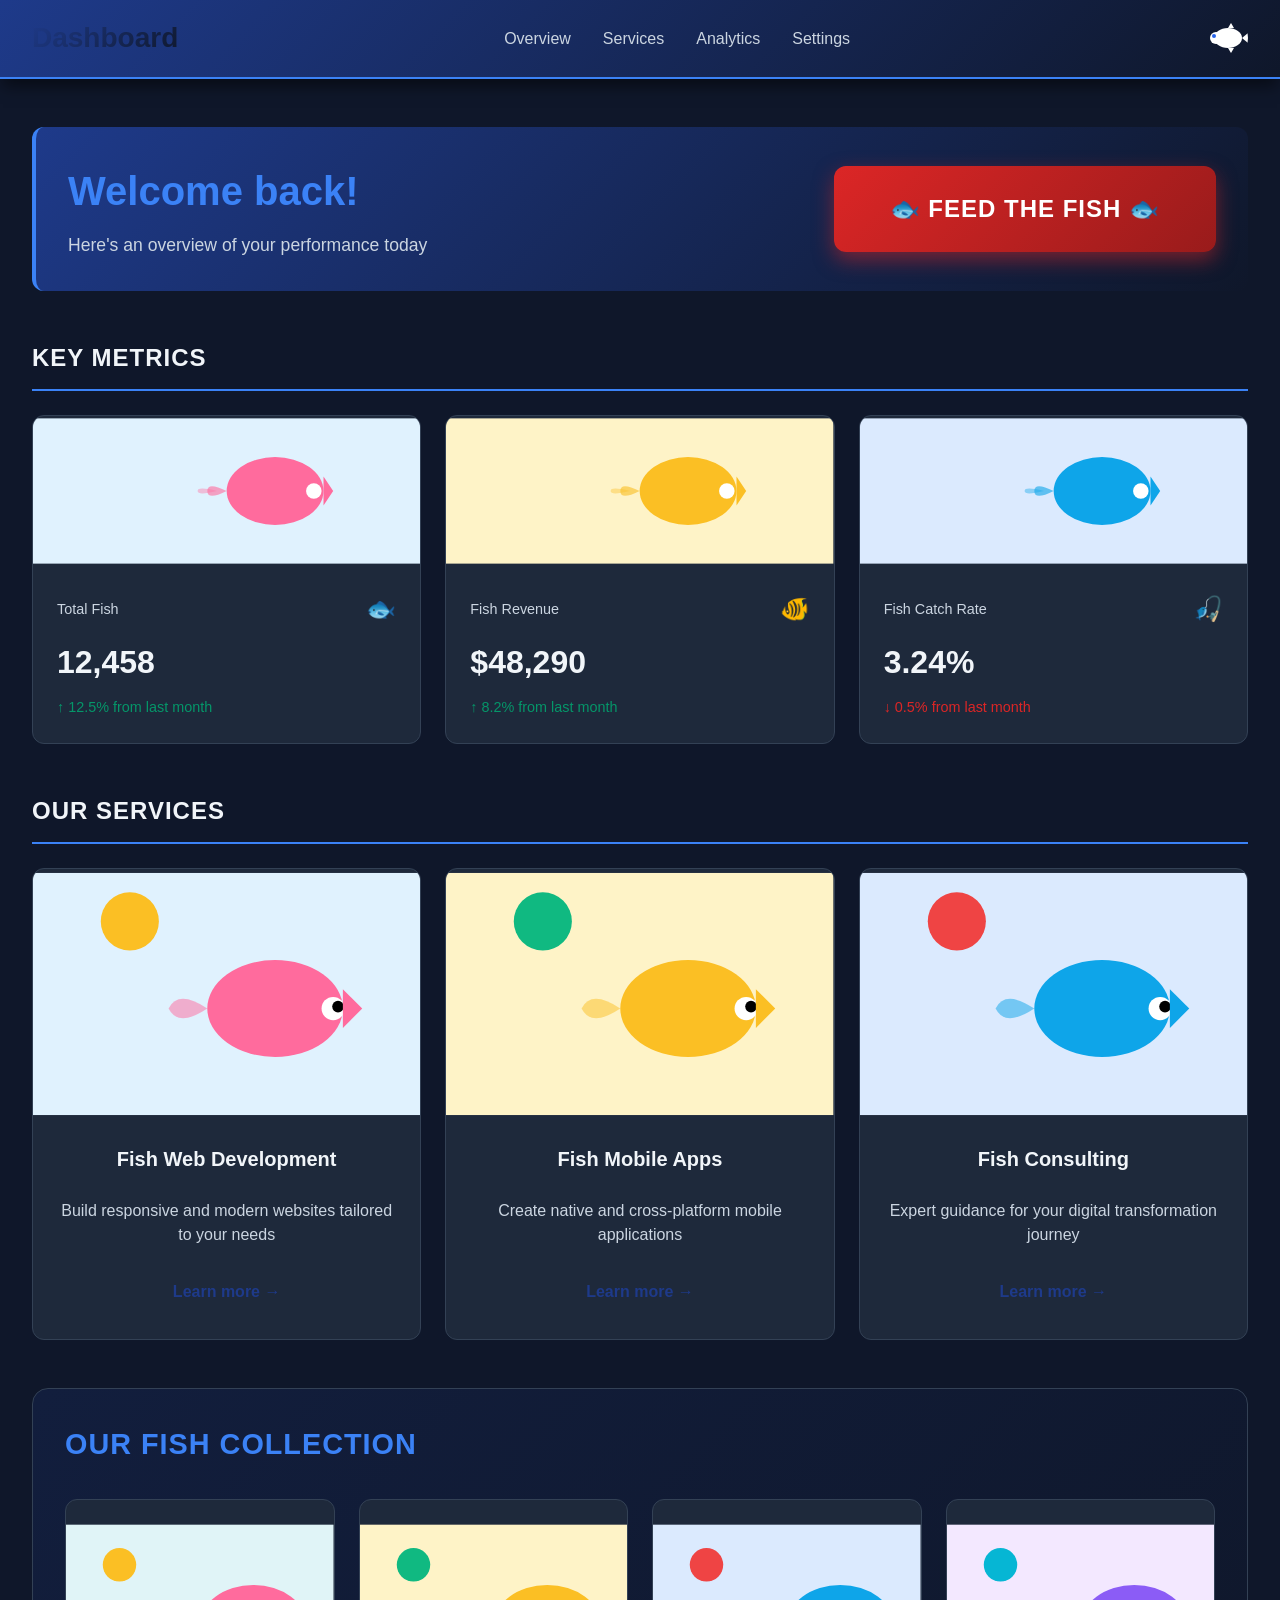
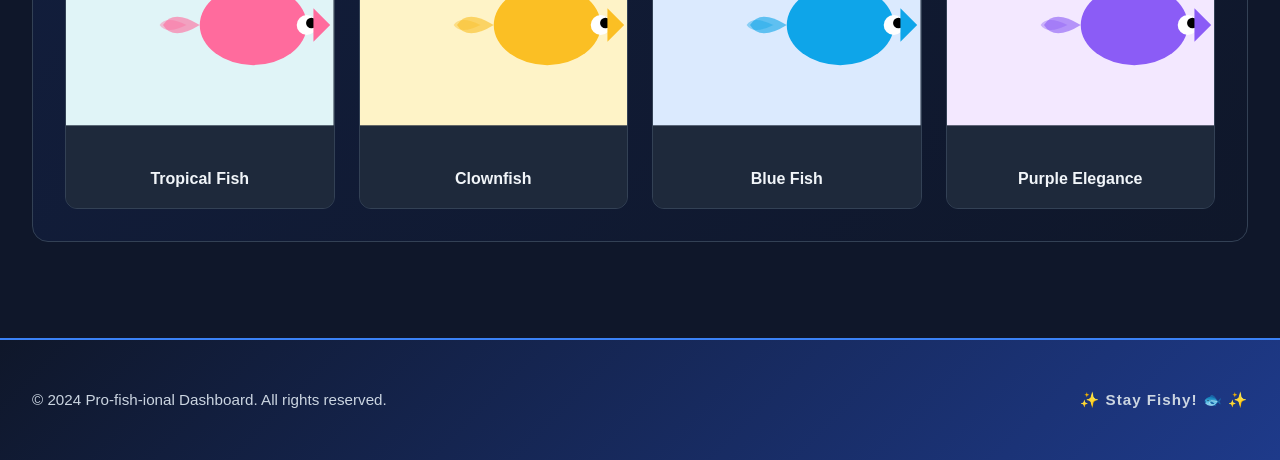
<file: index.html>
<!DOCTYPE html>
<html lang="en">
    <head>
        <meta charset="UTF-8">
        <meta name="viewport" content="width=device-width, initial-scale=1.0">
        <title>Professional Dashboard</title>
        <link rel="stylesheet" href="style.css">
    </head>
    <body>
        <!-- Header -->
        <header class="header">
            <div class="header-container">
                <div class="logo">
                    <h1>Dashboard</h1>
                </div>
                <nav class="nav">
                    <ul class="nav-list">
                        <li><a href="#overview">Overview</a></li>
                        <li><a href="#services">Services</a></li>
                        <li><a href="#analytics">Analytics</a></li>
                        <li><a href="#settings">Settings</a></li>
                    </ul>
                </nav>
                <div class="user-profile">
                    <svg class="avatar" viewBox="0 0 40 40" xmlns="http://www.w3.org/2000/svg">
                        <!-- Fish body -->
                        <ellipse cx="20" cy="20" rx="14" ry="10" fill="#ffffff"/>
                        <!-- Fish head -->
                        <circle cx="8" cy="20" r="6" fill="#ffffff"/>
                        <!-- Fish eye -->
                        <circle cx="6" cy="18" r="2" fill="#2563eb"/>
                        <!-- Fish tail -->
                        <polygon points="34,20 40,15 40,25" fill="#ffffff"/>
                        <!-- Fish fin (top) -->
                        <polygon points="20,10 23,5 26,10" fill="#ffffff"/>
                        <!-- Fish fin (bottom) -->
                        <polygon points="20,30 23,35 26,30" fill="#ffffff"/>
                    </svg>
                </div>
            </div>
        </header>

        <!-- Main Content -->
        <main class="main-content">
            <!-- Welcome Section -->
            <section class="welcome-section">
                <div class="welcome-content">
                    <h2>Welcome back!</h2>
                    <p>Here's an overview of your performance today</p>
                </div>
                <div class="feed-container">
                    <button class="feed-button">🐟 Feed the Fish 🐟</button>
                </div>
            </section>

            <!-- Metrics Section -->
            <section id="analytics" class="metrics-section">
                <h3>Key Metrics</h3>
                <div class="metrics-grid">
                    <div class="metric-card">
                        <svg class="metric-image" viewBox="0 0 400 150" xmlns="http://www.w3.org/2000/svg">
                            <rect width="400" height="150" fill="#e0f2fe"/>
                            <ellipse cx="250" cy="75" rx="50" ry="35" fill="#ff6b9d"/>
                            <circle cx="290" cy="75" r="8" fill="#ffffff"/>
                            <polygon points="300,60 310,75 300,90" fill="#ff6b9d"/>
                            <path d="M 200 75 Q 180 65 180 75 Q 180 85 200 75" fill="#ff6b9d" opacity="0.6"/>
                            <path d="M 190 75 Q 170 70 170 75 Q 170 80 190 75" fill="#ff6b9d" opacity="0.4"/>
                        </svg>
                        <div class="metric-header">
                            <span class="metric-label">Total Fish</span>
                            <span class="metric-icon">🐟</span>
                        </div>
                        <div class="metric-value">12,458</div>
                        <div class="metric-change positive">↑ 12.5% from last month</div>
                    </div>
                    <div class="metric-card">
                        <svg class="metric-image" viewBox="0 0 400 150" xmlns="http://www.w3.org/2000/svg">
                            <rect width="400" height="150" fill="#fef3c7"/>
                            <ellipse cx="250" cy="75" rx="50" ry="35" fill="#fbbf24"/>
                            <circle cx="290" cy="75" r="8" fill="#ffffff"/>
                            <polygon points="300,60 310,75 300,90" fill="#fbbf24"/>
                            <path d="M 200 75 Q 180 65 180 75 Q 180 85 200 75" fill="#fbbf24" opacity="0.6"/>
                            <path d="M 190 75 Q 170 70 170 75 Q 170 80 190 75" fill="#fbbf24" opacity="0.4"/>
                        </svg>
                        <div class="metric-header">
                            <span class="metric-label">Fish Revenue</span>
                            <span class="metric-icon">🐠</span>
                        </div>
                        <div class="metric-value">$48,290</div>
                        <div class="metric-change positive">↑ 8.2% from last month</div>
                    </div>
                    <div class="metric-card">
                        <svg class="metric-image" viewBox="0 0 400 150" xmlns="http://www.w3.org/2000/svg">
                            <rect width="400" height="150" fill="#dbeafe"/>
                            <ellipse cx="250" cy="75" rx="50" ry="35" fill="#0ea5e9"/>
                            <circle cx="290" cy="75" r="8" fill="#ffffff"/>
                            <polygon points="300,60 310,75 300,90" fill="#0ea5e9"/>
                            <path d="M 200 75 Q 180 65 180 75 Q 180 85 200 75" fill="#0ea5e9" opacity="0.6"/>
                            <path d="M 190 75 Q 170 70 170 75 Q 170 80 190 75" fill="#0ea5e9" opacity="0.4"/>
                        </svg>
                        <div class="metric-header">
                            <span class="metric-label">Fish Catch Rate</span>
                            <span class="metric-icon">🎣</span>
                        </div>
                        <div class="metric-value">3.24%</div>
                        <div class="metric-change negative">↓ 0.5% from last month</div>
                    </div>
                </div>
            </section>

            <!-- Services Section -->
            <section id="services" class="services-section">
                <h3>Our Services</h3>
                <div class="services-grid">
                    <div class="service-card">
                        <svg class="service-image" viewBox="0 0 400 250" xmlns="http://www.w3.org/2000/svg">
                            <rect width="400" height="250" fill="#e0f2fe"/>
                            <circle cx="100" cy="50" r="30" fill="#fbbf24"/>
                            <ellipse cx="250" cy="140" rx="70" ry="50" fill="#ff6b9d"/>
                            <circle cx="310" cy="140" r="12" fill="#ffffff"/>
                            <circle cx="315" cy="138" r="6" fill="#000000"/>
                            <polygon points="320,120 340,140 320,160" fill="#ff6b9d"/>
                            <path d="M 180 140 Q 150 120 140 140 Q 150 160 180 140" fill="#ff6b9d" opacity="0.5"/>
                        </svg>
                        <h4>Fish Web Development</h4>
                        <p>Build responsive and modern websites tailored to your needs</p>
                        <a href="#" class="service-link">Learn more →</a>
                    </div>
                    <div class="service-card">
                        <svg class="service-image" viewBox="0 0 400 250" xmlns="http://www.w3.org/2000/svg">
                            <rect width="400" height="250" fill="#fef3c7"/>
                            <circle cx="100" cy="50" r="30" fill="#10b981"/>
                            <ellipse cx="250" cy="140" rx="70" ry="50" fill="#fbbf24"/>
                            <circle cx="310" cy="140" r="12" fill="#ffffff"/>
                            <circle cx="315" cy="138" r="6" fill="#000000"/>
                            <polygon points="320,120 340,140 320,160" fill="#fbbf24"/>
                            <path d="M 180 140 Q 150 120 140 140 Q 150 160 180 140" fill="#fbbf24" opacity="0.5"/>
                        </svg>
                        <h4>Fish Mobile Apps</h4>
                        <p>Create native and cross-platform mobile applications</p>
                        <a href="#" class="service-link">Learn more →</a>
                    </div>
                    <div class="service-card">
                        <svg class="service-image" viewBox="0 0 400 250" xmlns="http://www.w3.org/2000/svg">
                            <rect width="400" height="250" fill="#dbeafe"/>
                            <circle cx="100" cy="50" r="30" fill="#ef4444"/>
                            <ellipse cx="250" cy="140" rx="70" ry="50" fill="#0ea5e9"/>
                            <circle cx="310" cy="140" r="12" fill="#ffffff"/>
                            <circle cx="315" cy="138" r="6" fill="#000000"/>
                            <polygon points="320,120 340,140 320,160" fill="#0ea5e9"/>
                            <path d="M 180 140 Q 150 120 140 140 Q 150 160 180 140" fill="#0ea5e9" opacity="0.5"/>
                        </svg>
                        <h4>Fish Consulting</h4>
                        <p>Expert guidance for your digital transformation journey</p>
                        <a href="#" class="service-link">Learn more →</a>
                    </div>
                </div>
            </section>

            <!-- Fish Gallery Section - Featured -->
            <section class="gallery-section featured-gallery">
                <h3>Our Fish Collection</h3>
                <div class="gallery-grid">
                    <div class="gallery-item">
                        <svg class="gallery-image" viewBox="0 0 400 300" xmlns="http://www.w3.org/2000/svg">
                            <rect width="400" height="300" fill="#e0f4f7"/>
                            <circle cx="80" cy="60" r="25" fill="#fbbf24"/>
                            <ellipse cx="280" cy="150" rx="80" ry="60" fill="#ff6b9d"/>
                            <circle cx="360" cy="150" r="15" fill="#ffffff"/>
                            <circle cx="367" cy="147" r="8" fill="#000000"/>
                            <polygon points="370,125 395,150 370,175" fill="#ff6b9d"/>
                            <path d="M 200 150 Q 160 125 145 150 Q 160 175 200 150" fill="#ff6b9d" opacity="0.6"/>
                            <path d="M 180 150 Q 150 135 140 150 Q 150 165 180 150" fill="#ff6b9d" opacity="0.4"/>
                        </svg>
                        <p>Tropical Fish</p>
                    </div>
                    <div class="gallery-item">
                        <svg class="gallery-image" viewBox="0 0 400 300" xmlns="http://www.w3.org/2000/svg">
                            <rect width="400" height="300" fill="#fef3c7"/>
                            <circle cx="80" cy="60" r="25" fill="#10b981"/>
                            <ellipse cx="280" cy="150" rx="80" ry="60" fill="#fbbf24"/>
                            <circle cx="360" cy="150" r="15" fill="#ffffff"/>
                            <circle cx="367" cy="147" r="8" fill="#000000"/>
                            <polygon points="370,125 395,150 370,175" fill="#fbbf24"/>
                            <path d="M 200 150 Q 160 125 145 150 Q 160 175 200 150" fill="#fbbf24" opacity="0.6"/>
                            <path d="M 180 150 Q 150 135 140 150 Q 150 165 180 150" fill="#fbbf24" opacity="0.4"/>
                        </svg>
                        <p>Clownfish</p>
                    </div>
                    <div class="gallery-item">
                        <svg class="gallery-image" viewBox="0 0 400 300" xmlns="http://www.w3.org/2000/svg">
                            <rect width="400" height="300" fill="#dbeafe"/>
                            <circle cx="80" cy="60" r="25" fill="#ef4444"/>
                            <ellipse cx="280" cy="150" rx="80" ry="60" fill="#0ea5e9"/>
                            <circle cx="360" cy="150" r="15" fill="#ffffff"/>
                            <circle cx="367" cy="147" r="8" fill="#000000"/>
                            <polygon points="370,125 395,150 370,175" fill="#0ea5e9"/>
                            <path d="M 200 150 Q 160 125 145 150 Q 160 175 200 150" fill="#0ea5e9" opacity="0.6"/>
                            <path d="M 180 150 Q 150 135 140 150 Q 150 165 180 150" fill="#0ea5e9" opacity="0.4"/>
                        </svg>
                        <p>Blue Fish</p>
                    </div>
                    <div class="gallery-item">
                        <svg class="gallery-image" viewBox="0 0 400 300" xmlns="http://www.w3.org/2000/svg">
                            <rect width="400" height="300" fill="#f3e8ff"/>
                            <circle cx="80" cy="60" r="25" fill="#06b6d4"/>
                            <ellipse cx="280" cy="150" rx="80" ry="60" fill="#8b5cf6"/>
                            <circle cx="360" cy="150" r="15" fill="#ffffff"/>
                            <circle cx="367" cy="147" r="8" fill="#000000"/>
                            <polygon points="370,125 395,150 370,175" fill="#8b5cf6"/>
                            <path d="M 200 150 Q 160 125 145 150 Q 160 175 200 150" fill="#8b5cf6" opacity="0.6"/>
                            <path d="M 180 150 Q 150 135 140 150 Q 150 165 180 150" fill="#8b5cf6" opacity="0.4"/>
                        </svg>
                        <p>Purple Elegance</p>
                    </div>
                </div>
            </section>
        </main>

        <!-- Footer -->
        <footer class="footer">
            <div class="footer-content">
                <p>&copy; 2024 Pro-fish-ional Dashboard. All rights reserved.</p>
                <div class="footer-tagline">
                    <p>✨ Stay Fishy! 🐟 ✨</p>
                </div>
            </div>
        </footer>
    </body>

    <script>
        const feedButton = document.querySelector('.feed-button');
        const fishEmojis = ['🐟', '🐠', '🐡', '🦈', '🐙'];

        feedButton.addEventListener('click', function(e) {
            // Use actual mouse click position
            const buttonX = e.clientX;
            const buttonY = e.clientY;

            // Create 15-20 fish emojis
            const fishCount = Math.floor(Math.random() * 6) + 15;
            
            for (let i = 0; i < fishCount; i++) {
                const fish = document.createElement('div');
                fish.textContent = fishEmojis[Math.floor(Math.random() * fishEmojis.length)];
                fish.style.position = 'fixed';
                fish.style.left = buttonX + 'px';
                fish.style.top = buttonY + 'px';
                fish.style.fontSize = Math.random() * 20 + 20 + 'px';
                fish.style.pointerEvents = 'none';
                fish.style.zIndex = '9999';
                fish.style.userSelect = 'none';
                
                document.body.appendChild(fish);

                // Random direction and distance
                const angle = (Math.random() * Math.PI * 2);
                const distance = Math.random() * 300 + 150;
                const endX = buttonX + Math.cos(angle) * distance;
                const endY = buttonY + Math.sin(angle) * distance + 200;

                // Animate the fish
                let x = buttonX;
                let y = buttonY;
                let vx = Math.cos(angle) * (Math.random() * 8 + 4);
                let vy = Math.sin(angle) * (Math.random() * 8 + 4);
                let life = 1;
                const duration = Math.random() * 1000 + 1500;
                const startTime = Date.now();

                function animate() {
                    const elapsed = Date.now() - startTime;
                    life = 1 - (elapsed / duration);

                    if (life <= 0) {
                        fish.remove();
                        return;
                    }

                    x += vx;
                    y += vy;
                    vy += 0.3; // gravity

                    fish.style.left = x + 'px';
                    fish.style.top = y + 'px';
                    fish.style.opacity = life;

                    requestAnimationFrame(animate);
                }

                animate();
            }
        });
    </script>
</html>
</file>
<file: style.css>
/* Root Variables */
:root {
    --primary-color: #1e3a8a;
    --primary-dark: #0f172a;
    --primary-light: #3b82f6;
    --secondary-color: #475569;
    --success-color: #059669;
    --danger-color: #dc2626;
    --background: #0f172a;
    --surface: #1e293b;
    --surface-light: #334155;
    --border: #334155;
    --text-primary: #f1f5f9;
    --text-secondary: #cbd5e1;
    --shadow-sm: 0 1px 2px 0 rgba(0, 0, 0, 0.3);
    --shadow-md: 0 4px 6px -1px rgba(0, 0, 0, 0.4);
    --shadow-lg: 0 10px 15px -3px rgba(0, 0, 0, 0.5);
    --transition: all 0.3s ease;
}

/* Global Styles */
* {
    margin: 0;
    padding: 0;
    box-sizing: border-box;
}

html, body {
    font-family: 'Segoe UI', Tahoma, Geneva, Verdana, sans-serif;
    background-color: var(--background);
    color: var(--text-primary);
    line-height: 1.6;
}

body {
    display: flex;
    flex-direction: column;
    min-height: 100vh;
}

/* Header */
.header {
    background: linear-gradient(135deg, #1e3a8a 0%, #0f172a 100%);
    border-bottom: 2px solid var(--primary-light);
    box-shadow: var(--shadow-lg);
    position: sticky;
    top: 0;
    z-index: 100;
}

.header-container {
    max-width: 1400px;
    margin: 0 auto;
    padding: 1rem 2rem;
    display: flex;
    justify-content: space-between;
    align-items: center;
}

.logo h1 {
    font-size: 1.75rem;
    font-weight: 700;
    background: linear-gradient(135deg, var(--primary-color) 0%, var(--primary-dark) 100%);
    -webkit-background-clip: text;
    -webkit-text-fill-color: transparent;
    background-clip: text;
}

/* Navigation */
.nav-list {
    list-style: none;
    display: flex;
    gap: 2rem;
}

.nav-list a {
    text-decoration: none;
    color: var(--text-secondary);
    font-weight: 500;
    transition: var(--transition);
    position: relative;
}

.nav-list a:hover {
    color: var(--primary-color);
}

.nav-list a::after {
    content: '';
    position: absolute;
    bottom: -4px;
    left: 0;
    width: 0;
    height: 2px;
    background-color: var(--primary-color);
    transition: width 0.3s ease;
}

.nav-list a:hover::after {
    width: 100%;
}

/* User Profile */
.user-profile {
    margin-left: 2rem;
}

.avatar {
    width: 40px;
    height: 40px;
    border-radius: 50%;
    cursor: pointer;
    transition: var(--transition);
    display: block;
}

.avatar:hover {
    opacity: 0.8;
    transform: scale(1.05);
}

/* Main Content */
.main-content {
    flex: 1;
    max-width: 1400px;
    width: 100%;
    margin: 0 auto;
    padding: 3rem 2rem;
}

/* Welcome Section */
.welcome-section {
    margin-bottom: 3rem;
    background: linear-gradient(135deg, #1e3a8a 0%, #0f172a 100%);
    padding: 2rem;
    border-radius: 12px;
    border-left: 4px solid var(--primary-light);
    display: flex;
    justify-content: space-between;
    align-items: center;
    gap: 2rem;
}

.welcome-content {
    flex: 1;
}

.welcome-section h2 {
    font-size: 2.5rem;
    font-weight: 700;
    margin-bottom: 0.5rem;
    color: var(--primary-light);
}

.welcome-section p {
    color: var(--text-secondary);
    font-size: 1.1rem;
}

.feed-container {
    display: flex;
    align-items: center;
    gap: 2rem;
}

.fish-food {
    width: 120px;
    height: 120px;
    flex-shrink: 0;
    border-radius: 8px;
    object-fit: cover;
}

.feed-button {
    background: linear-gradient(135deg, #dc2626 0%, #991b1b 100%);
    color: #ffffff;
    border: none;
    border-radius: 12px;
    padding: 1.8rem 3.5rem;
    font-size: 1.5rem;
    font-weight: 900;
    cursor: pointer;
    transition: var(--transition);
    white-space: nowrap;
    box-shadow: 0 8px 20px rgba(220, 38, 38, 0.5);
    text-transform: uppercase;
    letter-spacing: 1px;
}

.feed-button:hover {
    transform: translateY(-3px) scale(1.05);
    box-shadow: 0 12px 30px rgba(220, 38, 38, 0.7);
    background: linear-gradient(135deg, #b91c1c 0%, #7f1d1d 100%);
}

.feed-button:active {
    transform: translateY(-1px);
}

/* Metrics Section */
.metrics-section h3,
.services-section h3,
.activity-section h3 {
    font-size: 1.5rem;
    font-weight: 700;
    margin-bottom: 1.5rem;
    color: var(--text-primary);
    text-transform: uppercase;
    letter-spacing: 1px;
    border-bottom: 2px solid var(--primary-light);
    padding-bottom: 0.75rem;
}

.metrics-grid {
    display: grid;
    grid-template-columns: repeat(auto-fit, minmax(280px, 1fr));
    gap: 1.5rem;
    margin-bottom: 3rem;
}

.metric-card {
    background-color: var(--surface);
    border: 1px solid var(--border);
    border-radius: 12px;
    padding: 0;
    transition: var(--transition);
    cursor: pointer;
    overflow: hidden;
    display: flex;
    flex-direction: column;
}

.metric-card:hover {
    box-shadow: var(--shadow-lg);
    transform: translateY(-4px);
    border-color: var(--primary-light);
    background-color: var(--surface-light);
}

.metric-image {
    width: 100%;
    height: 150px;
    object-fit: cover;
    transition: var(--transition);
    display: block;
}

.metric-card:hover .metric-image {
    transform: scale(1.05);
}

.metric-header {
    display: flex;
    justify-content: space-between;
    align-items: center;
    margin-bottom: 0.5rem;
    padding: 1.5rem 1.5rem 0;
}

.metric-label {
    font-size: 0.9rem;
    color: var(--text-secondary);
    font-weight: 500;
}

.metric-icon {
    font-size: 1.5rem;
}

.metric-value {
    font-size: 2rem;
    font-weight: 700;
    color: var(--text-primary);
    margin-bottom: 0.5rem;
    padding: 0 1.5rem;
}

.metric-change {
    font-size: 0.9rem;
    font-weight: 500;
    padding: 0 1.5rem 1.5rem;
}

.metric-change.positive {
    color: var(--success-color);
}

.metric-change.negative {
    color: var(--danger-color);
}

/* Services Section */
.services-grid {
    display: grid;
    grid-template-columns: repeat(auto-fit, minmax(300px, 1fr));
    gap: 1.5rem;
    margin-bottom: 3rem;
}

.service-card {
    background-color: var(--surface);
    border: 1px solid var(--border);
    border-radius: 12px;
    padding: 0;
    transition: var(--transition);
    text-align: center;
    overflow: hidden;
    display: flex;
    flex-direction: column;
}

.service-card:hover {
    box-shadow: var(--shadow-lg);
    transform: translateY(-4px);
    border-color: var(--primary-light);
    background-color: var(--surface-light);
}

.service-image {
    width: 100%;
    height: 250px;
    object-fit: cover;
    transition: var(--transition);
    display: block;
}

.service-card:hover .service-image {
    transform: scale(1.05);
}

.service-card h4 {
    font-size: 1.25rem;
    font-weight: 700;
    margin-bottom: 0.75rem;
    color: var(--text-primary);
    padding: 1.5rem 1.5rem 0.75rem;
}

.service-card p {
    color: var(--text-secondary);
    margin-bottom: 1.5rem;
    line-height: 1.5;
    padding: 0 1.5rem;
    flex-grow: 1;
}

.service-link {
    display: inline-block;
    color: var(--primary-color);
    text-decoration: none;
    font-weight: 600;
    transition: var(--transition);
    padding: 0.5rem 0;
    border-bottom: 2px solid transparent;
    margin-bottom: 1.5rem;
}

.service-link:hover {
    color: var(--primary-dark);
    border-bottom-color: var(--primary-color);
}

/* Activity Section */
.activity-section {
    margin-bottom: 3rem;
}

.activity-list {
    background-color: var(--surface);
    border: 1px solid var(--border);
    border-radius: 12px;
    overflow: hidden;
}

.activity-item {
    display: flex;
    align-items: flex-start;
    padding: 1.5rem;
    border-bottom: 1px solid var(--border);
    transition: var(--transition);
}

.activity-item:last-child {
    border-bottom: none;
}

.activity-item:hover {
    background-color: var(--background);
}

.activity-icon {
    display: flex;
    align-items: center;
    justify-content: center;
    width: 40px;
    height: 40px;
    background-color: var(--primary-light);
    color: white;
    border-radius: 50%;
    font-size: 1.25rem;
    margin-right: 1rem;
    flex-shrink: 0;
}

.activity-content {
    flex: 1;
}

.activity-title {
    font-weight: 600;
    color: var(--text-primary);
    margin-bottom: 0.25rem;
}

.activity-time {
    color: var(--text-secondary);
    font-size: 0.9rem;
}

/* Gallery Section */
.gallery-section {
    margin-bottom: 3rem;
}

.gallery-section h3 {
    font-size: 1.5rem;
    font-weight: 700;
    margin-bottom: 1.5rem;
    color: var(--text-primary);
    text-transform: uppercase;
    letter-spacing: 1px;
}

.gallery-section.featured-gallery {
    background: linear-gradient(135deg, rgba(30, 58, 138, 0.2) 0%, rgba(15, 23, 42, 0.1) 100%);
    padding: 2rem;
    border-radius: 16px;
    border: 1px solid var(--border);
    margin-bottom: 3rem;
}

.gallery-section.featured-gallery h3 {
    font-size: 1.8rem;
    margin-bottom: 2rem;
    color: var(--primary-light);
}

.gallery-grid {
    display: grid;
    grid-template-columns: repeat(auto-fit, minmax(250px, 1fr));
    gap: 1.5rem;
}

.gallery-item {
    background-color: var(--surface);
    border: 1px solid var(--border);
    border-radius: 12px;
    overflow: hidden;
    transition: var(--transition);
    cursor: pointer;
}

.gallery-item:hover {
    box-shadow: var(--shadow-lg);
    transform: translateY(-4px);
    border-color: var(--primary-light);
    background-color: var(--surface-light);
}

.gallery-item img {
    width: 100%;
    height: 250px;
    object-fit: cover;
    transition: var(--transition);
    display: block;
}

.gallery-item:hover img {
    transform: scale(1.08);
}

.gallery-item p {
    padding: 1rem;
    text-align: center;
    font-weight: 600;
    color: var(--text-primary);
    background-color: var(--surface);
}

.gallery-image {
    width: 100%;
    height: 250px;
    display: block;
}

/* Characters Section */
.characters-section {
    margin-bottom: 3rem;
}

.characters-section h3 {
    font-size: 1.5rem;
    font-weight: 700;
    margin-bottom: 1.5rem;
    color: var(--text-primary);
}

.characters-grid {
    display: grid;
    grid-template-columns: repeat(auto-fit, minmax(240px, 1fr));
    gap: 1.5rem;
}

.character-card {
    background-color: var(--surface);
    border: 2px solid var(--border);
    border-radius: 12px;
    padding: 1.5rem;
    text-align: center;
    transition: var(--transition);
    cursor: pointer;
}

.character-card:hover {
    box-shadow: var(--shadow-lg);
    transform: translateY(-6px);
    border-color: var(--primary-color);
}

.character-image {
    width: 100%;
    height: 180px;
    margin-bottom: 1rem;
    display: block;
}

.character-card:hover .character-image {
    transform: scale(1.05) rotate(2deg);
}

.character-card h4 {
    font-size: 1.1rem;
    font-weight: 700;
    color: var(--text-primary);
    margin-bottom: 0.5rem;
}

.character-card p {
    font-size: 0.9rem;
    color: var(--text-secondary);
}

/* Footer */
.footer {
    background: linear-gradient(135deg, #0f172a 0%, #1e3a8a 100%);
    border-top: 2px solid var(--primary-light);
    margin-top: auto;
}

.footer-content {
    max-width: 1400px;
    margin: 0 auto;
    padding: 2rem;
    display: flex;
    justify-content: space-between;
    align-items: center;
    flex-wrap: wrap;
    gap: 1rem;
}

.footer-content p {
    color: var(--text-secondary);
    font-size: 0.95rem;
}

.footer-links {
    display: flex;
    gap: 2rem;
}

.footer-links a {
    color: var(--text-secondary);
    text-decoration: none;
    transition: var(--transition);
    font-size: 0.95rem;
}

.footer-links a:hover {
    color: var(--primary-color);
}

.footer-tagline {
    margin: 1rem 0;
    font-size: 1.2rem;
    font-weight: 600;
    color: var(--primary-light);
    text-align: center;
    letter-spacing: 1px;
}

/* Responsive Design */
@media (max-width: 768px) {
    .header-container {
        flex-direction: column;
        gap: 1rem;
        padding: 1rem;
    }

    .nav-list {
        flex-direction: column;
        gap: 0.5rem;
        width: 100%;
    }

    .nav-list a {
        display: block;
        padding: 0.5rem 0;
    }

    .user-profile {
        margin-left: 0;
    }

    .main-content {
        padding: 1rem;
    }

    .welcome-section h2 {
        font-size: 1.5rem;
    }

    .welcome-section {
        flex-direction: column;
        text-align: center;
        gap: 1.5rem;
    }

    .feed-container {
        flex-direction: column;
        gap: 1.5rem;
        width: 100%;
    }

    .feed-button {
        padding: 1.5rem 2rem;
        font-size: 1.2rem;
        width: 100%;
    }

    .fish-food {
        width: 100px;
        height: 100px;
    }

    .metrics-grid,
    .services-grid {
        grid-template-columns: 1fr;
    }

    .footer-content {
        flex-direction: column;
        text-align: center;
    }

    .footer-links {
        flex-direction: column;
        gap: 0.5rem;
    }
}
</file>
